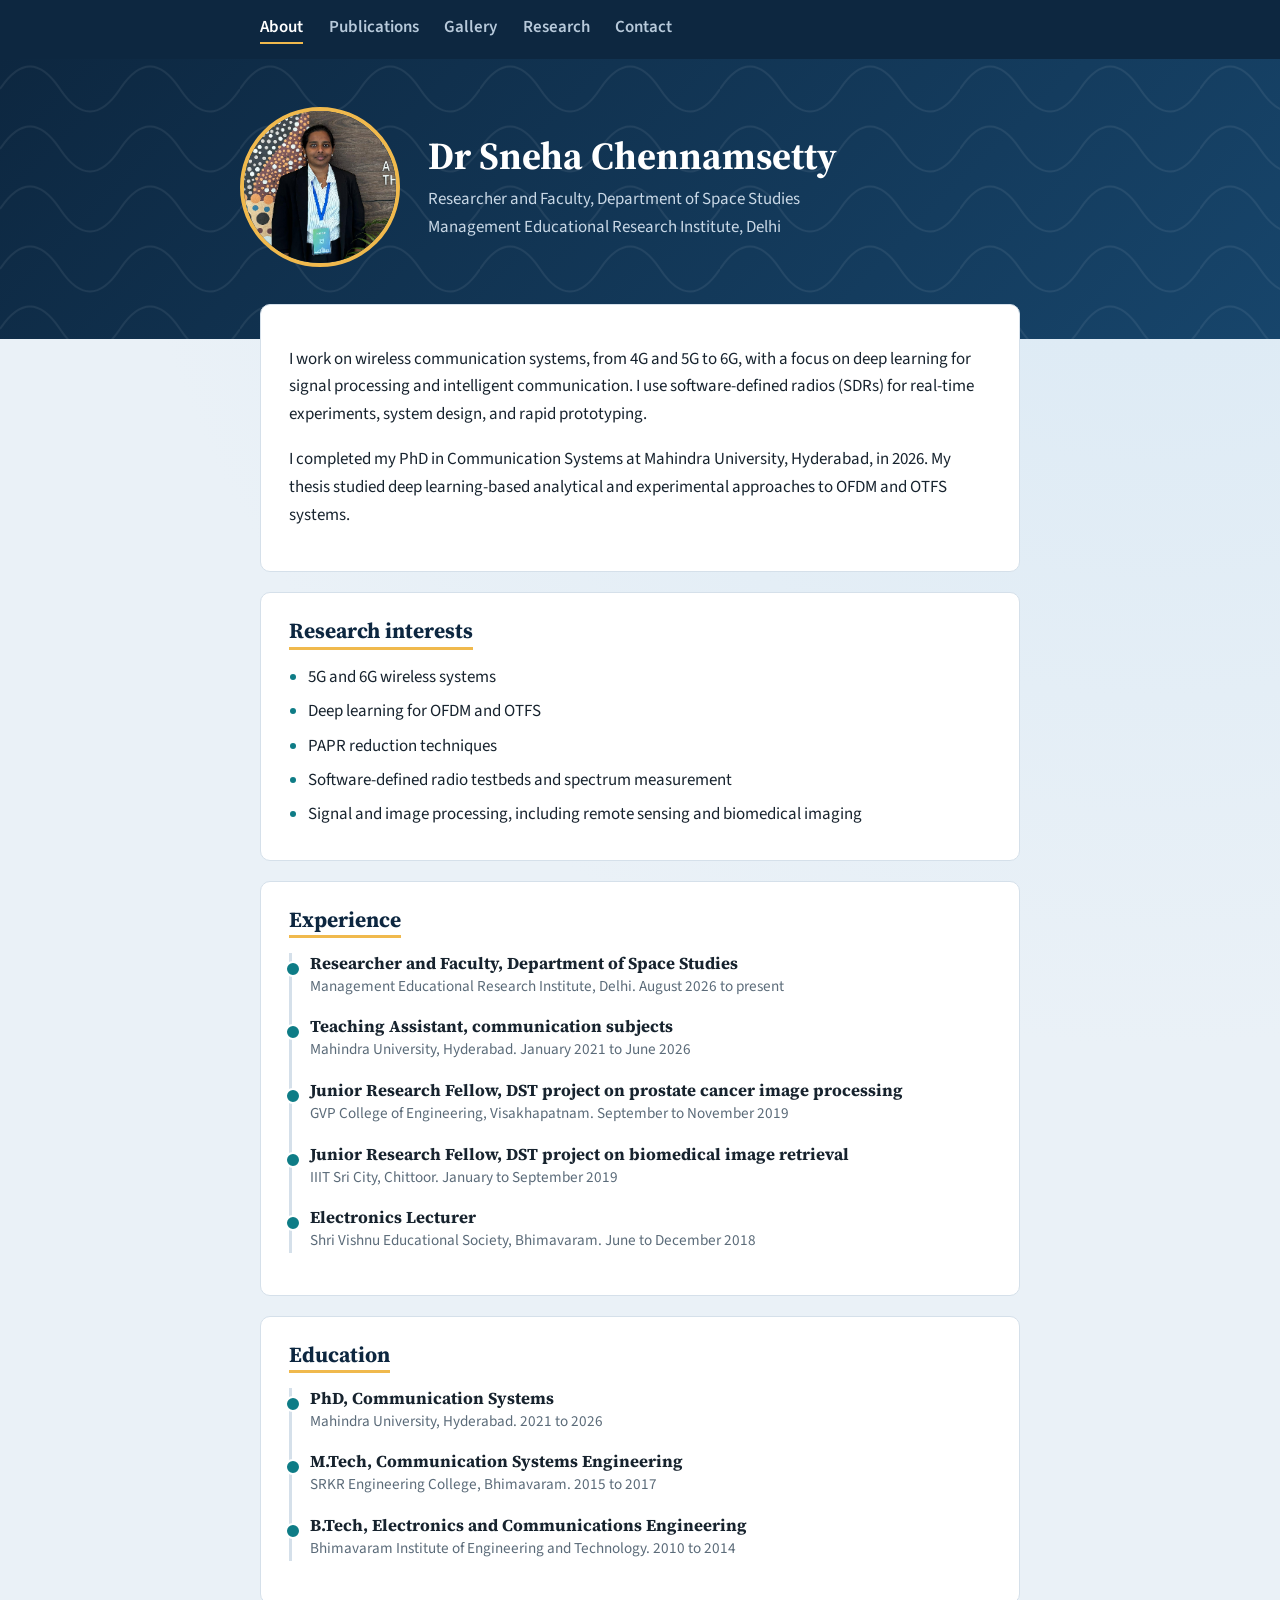
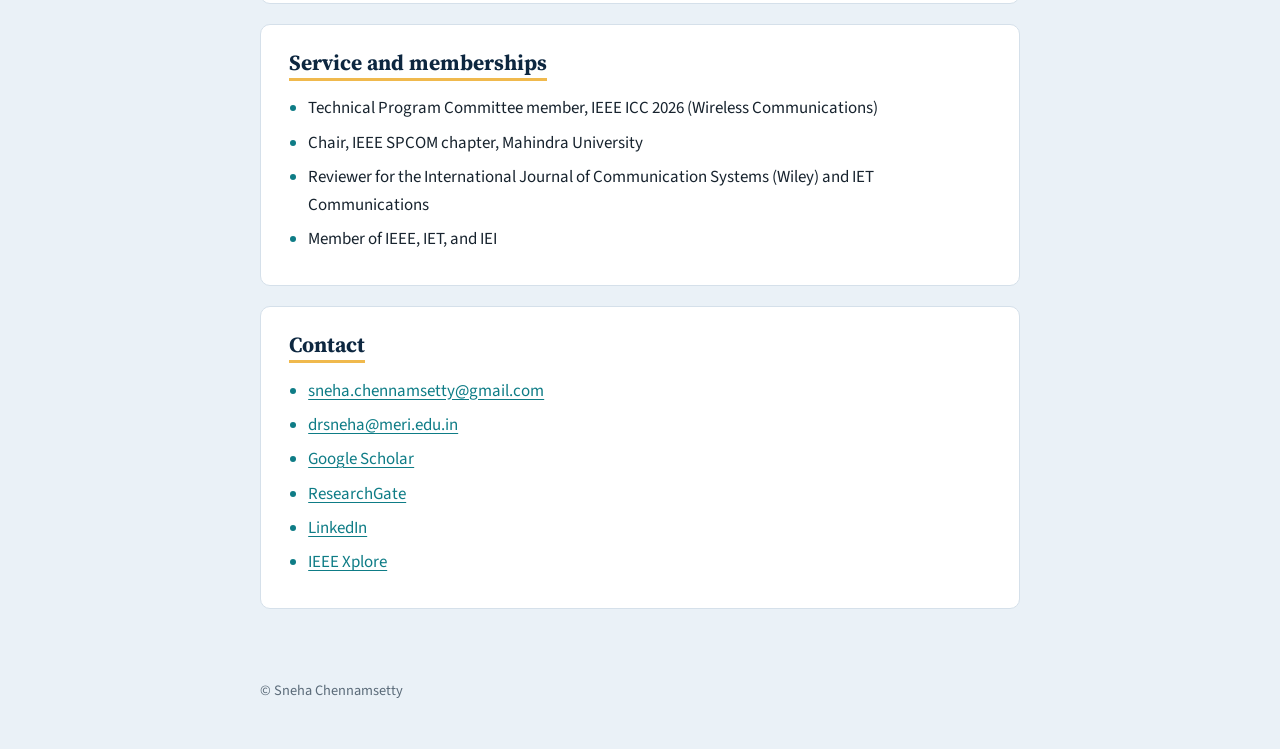
<file: index.html>
<!DOCTYPE html>
<html lang="en">
<head>
  <meta charset="UTF-8">
  <meta name="viewport" content="width=device-width, initial-scale=1">
  <title>Dr Sneha Chennamsetty | Wireless Communication Researcher</title>
  <meta name="description" content="Researcher and faculty in space studies. Wireless communication (4G/5G/6G), deep learning for signal processing, and software-defined radio.">
  <link rel="preconnect" href="https://fonts.googleapis.com">
  <link href="https://fonts.googleapis.com/css2?family=Source+Serif+4:wght@500;700&family=Source+Sans+3:wght@400;600&display=swap" rel="stylesheet">
  <link rel="stylesheet" href="style.css">
</head>
<body>
  <header class="site-header">
    <nav>
      <a href="index.html" aria-current="page">About</a>
      <a href="publications.html">Publications</a>
      <a href="gallery.html">Gallery</a>
      <a href="research.html">Research</a>
      <a href="#contact">Contact</a>
    </nav>
  </header>

  <div class="hero">
    <div class="hero-inner">
      <div class="profile">
        <!-- Save your photo in this folder as photo.jpg (or change the name below) -->
        <img class="photo" src="Sneha Chennamsetty.jpeg" alt="Portrait of Dr Sneha Chennamsetty" width="160" height="160">
        <div>
          <h1>Dr Sneha Chennamsetty</h1>
          <p class="role">Researcher and Faculty, Department of Space Studies<br>Management Educational Research Institute, Delhi</p>
        </div>
      </div>
    </div>
  </div>

  <main>
    <section class="intro">

      <!-- A decorative signal wave. It is just an SVG path; try editing the numbers. -->
      <svg class="wave" viewBox="0 0 600 40" aria-hidden="true" preserveAspectRatio="none">
        <path d="M0 20 C 25 0, 50 0, 75 20 S 125 40, 150 20 S 200 0, 225 20 S 275 40, 300 20 S 350 0, 375 20 S 425 40, 450 20 S 500 0, 525 20 S 575 40, 600 20" />
      </svg>

      <p>I work on wireless communication systems, from 4G and 5G to 6G, with a focus on deep learning for signal processing and intelligent communication. I use software-defined radios (SDRs) for real-time experiments, system design, and rapid prototyping.</p>
      <p>I completed my PhD in Communication Systems at Mahindra University, Hyderabad, in 2026. My thesis studied deep learning-based analytical and experimental approaches to OFDM and OTFS systems.</p>
    </section>

    <section>
      <h2>Research interests</h2>
      <ul>
        <li>5G and 6G wireless systems</li>
        <li>Deep learning for OFDM and OTFS</li>
        <li>PAPR reduction techniques</li>
        <li>Software-defined radio testbeds and spectrum measurement</li>
        <li>Signal and image processing, including remote sensing and biomedical imaging</li>
      </ul>
    </section>

    <section>
      <h2>Experience</h2>
      <ul class="timeline">
        <li>
          <h3>Researcher and Faculty, Department of Space Studies</h3>
          <p class="meta">Management Educational Research Institute, Delhi. August 2026 to present</p>
        </li>
        <li>
          <h3>Teaching Assistant, communication subjects</h3>
          <p class="meta">Mahindra University, Hyderabad. January 2021 to June 2026</p>
        </li>
        <li>
          <h3>Junior Research Fellow, DST project on prostate cancer image processing</h3>
          <p class="meta">GVP College of Engineering, Visakhapatnam. September to November 2019</p>
        </li>
        <li>
          <h3>Junior Research Fellow, DST project on biomedical image retrieval</h3>
          <p class="meta">IIIT Sri City, Chittoor. January to September 2019</p>
        </li>
        <li>
          <h3>Electronics Lecturer</h3>
          <p class="meta">Shri Vishnu Educational Society, Bhimavaram. June to December 2018</p>
        </li>
      </ul>
    </section>

    <section>
      <h2>Education</h2>
      <ul class="timeline">
        <li>
          <h3>PhD, Communication Systems</h3>
          <p class="meta">Mahindra University, Hyderabad. 2021 to 2026</p>
        </li>
        <li>
          <h3>M.Tech, Communication Systems Engineering</h3>
          <p class="meta">SRKR Engineering College, Bhimavaram. 2015 to 2017</p>
        </li>
        <li>
          <h3>B.Tech, Electronics and Communications Engineering</h3>
          <p class="meta">Bhimavaram Institute of Engineering and Technology. 2010 to 2014</p>
        </li>
      </ul>
    </section>

    <section>
      <h2>Service and memberships</h2>
      <ul>
        <li>Technical Program Committee member, IEEE ICC 2026 (Wireless Communications)</li>
        <li>Chair, IEEE SPCOM chapter, Mahindra University</li>
        <li>Reviewer for the International Journal of Communication Systems (Wiley) and IET Communications</li>
        <li>Member of IEEE, IET, and IEI</li>
      </ul>
    </section>

    <section id="contact">
      <h2>Contact</h2>
      <ul>
        <li><a href="mailto:sneha.chennamsetty@gmail.com">sneha.chennamsetty@gmail.com</a></li>
        <li><a href="mailto:drsneha@meri.edu.in">drsneha@meri.edu.in</a></li>
        <li><a href="https://scholar.google.com/citations?hl=en&user=m3hmc8AAAAAJ">Google Scholar</a></li>
        <li><a href="https://www.researchgate.net/profile/Sneha-Chennamsetty">ResearchGate</a></li>
        <li><a href="https://www.linkedin.com/in/dr-sneha-chennamsetty-52132b337/">LinkedIn</a></li>
        <li><a href="https://ieeexplore.ieee.org/author/37089728589">IEEE Xplore</a></li>
      </ul>
    </section>
  </main>

  <footer>
    <p>&copy; Sneha Chennamsetty</p>
  </footer>
</body>
</html>
</file>
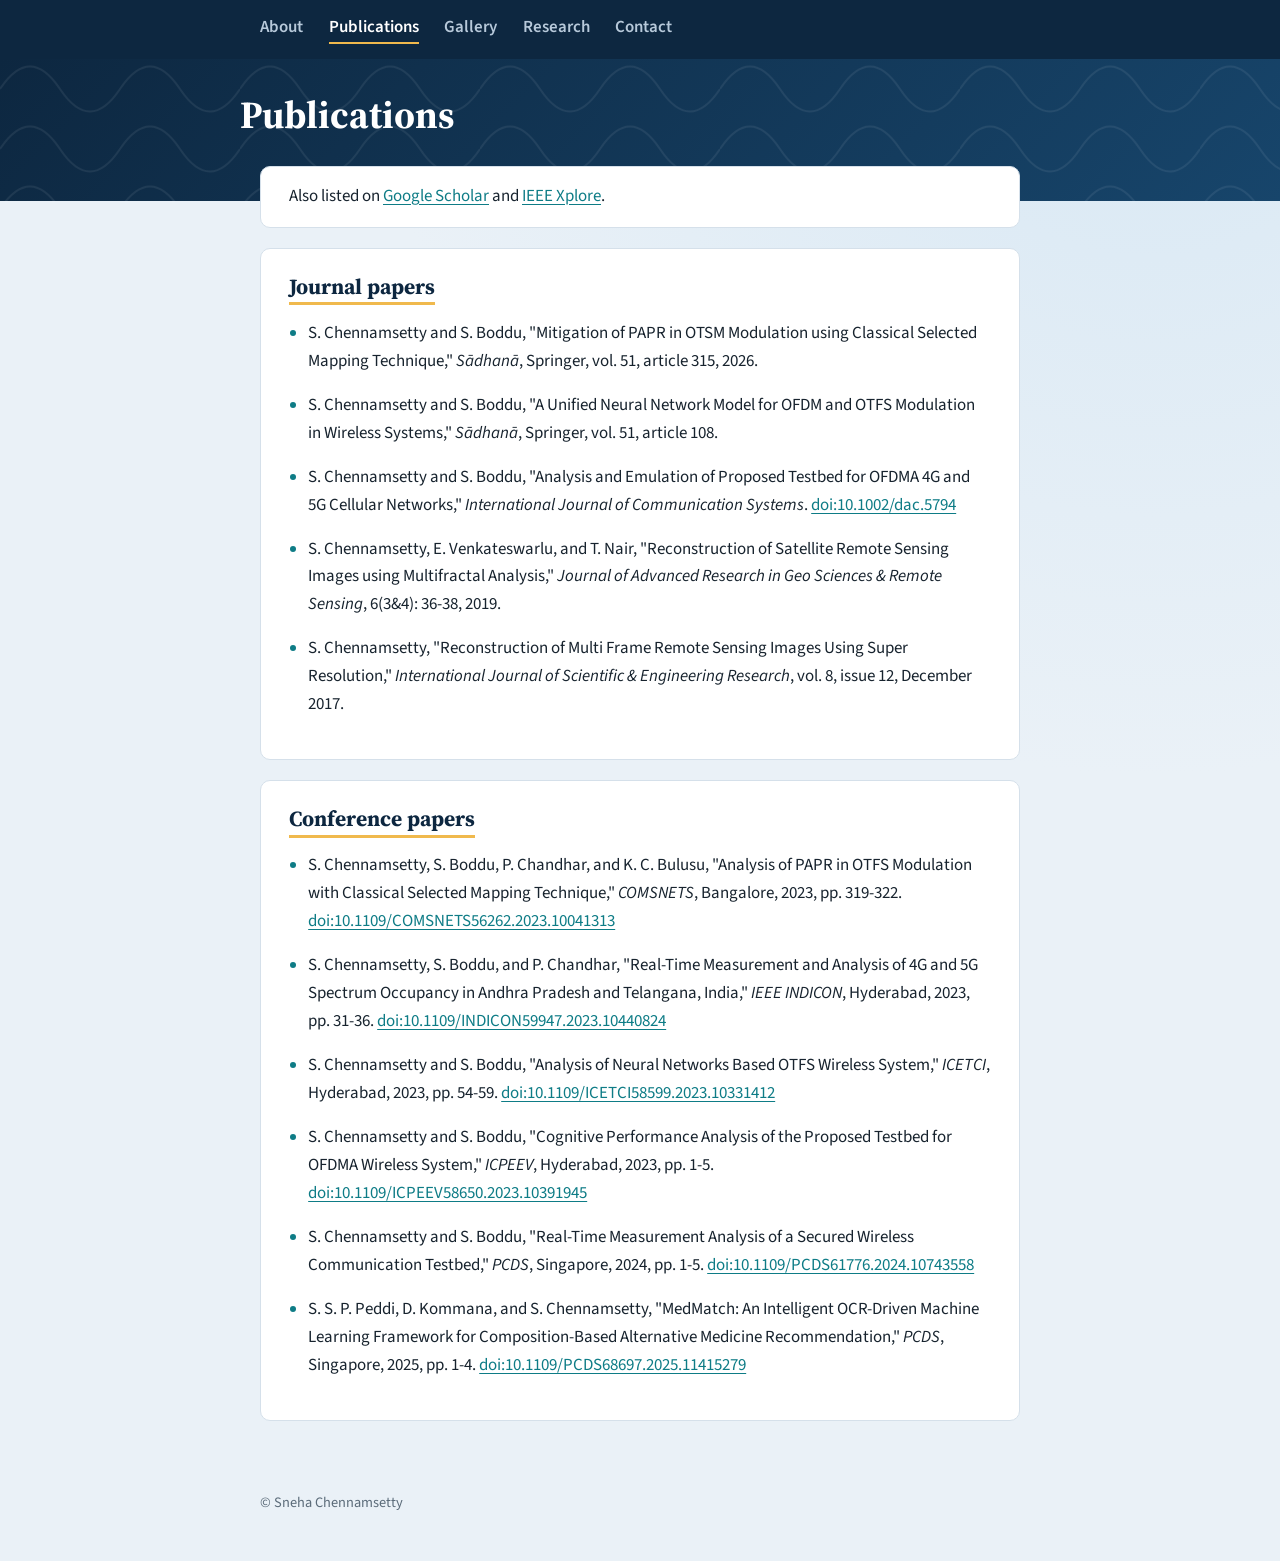
<file: publications.html>
<!DOCTYPE html>
<html lang="en">
<head>
  <meta charset="UTF-8">
  <meta name="viewport" content="width=device-width, initial-scale=1">
  <title>Publications | Dr Sneha Chennamsetty</title>
  <link rel="preconnect" href="https://fonts.googleapis.com">
  <link href="https://fonts.googleapis.com/css2?family=Source+Serif+4:wght@500;700&family=Source+Sans+3:wght@400;600&display=swap" rel="stylesheet">
  <link rel="stylesheet" href="style.css">
</head>
<body>
  <header class="site-header">
    <nav>
      <a href="index.html">About</a>
      <a href="publications.html" aria-current="page">Publications</a>
      <a href="gallery.html">Gallery</a>
      <a href="research.html">Research</a>
      <a href="index.html#contact">Contact</a>
    </nav>
  </header>

  <div class="hero hero-small">
    <div class="hero-inner">
      <h1>Publications</h1>
    </div>
  </div>

  <main>
    <p>Also listed on <a href="https://scholar.google.com/citations?hl=en&user=m3hmc8AAAAAJ">Google Scholar</a> and <a href="https://ieeexplore.ieee.org/author/37089728589">IEEE Xplore</a>.</p>

    <section>
      <h2>Journal papers</h2>
      <ul class="pubs">
        <li>S. Chennamsetty and S. Boddu, "Mitigation of PAPR in OTSM Modulation using Classical Selected Mapping Technique," <em>Sādhanā</em>, Springer, vol. 51, article 315, 2026.</li>
        <li>S. Chennamsetty and S. Boddu, "A Unified Neural Network Model for OFDM and OTFS Modulation in Wireless Systems," <em>Sādhanā</em>, Springer, vol. 51, article 108.</li>
        <li>S. Chennamsetty and S. Boddu, "Analysis and Emulation of Proposed Testbed for OFDMA 4G and 5G Cellular Networks," <em>International Journal of Communication Systems</em>. <a href="https://doi.org/10.1002/dac.5794">doi:10.1002/dac.5794</a></li>
        <li>S. Chennamsetty, E. Venkateswarlu, and T. Nair, "Reconstruction of Satellite Remote Sensing Images using Multifractal Analysis," <em>Journal of Advanced Research in Geo Sciences &amp; Remote Sensing</em>, 6(3&amp;4): 36-38, 2019.</li>
        <li>S. Chennamsetty, "Reconstruction of Multi Frame Remote Sensing Images Using Super Resolution," <em>International Journal of Scientific &amp; Engineering Research</em>, vol. 8, issue 12, December 2017.</li>
      </ul>
    </section>

    <section>
      <h2>Conference papers</h2>
      <ul class="pubs">
        <li>S. Chennamsetty, S. Boddu, P. Chandhar, and K. C. Bulusu, "Analysis of PAPR in OTFS Modulation with Classical Selected Mapping Technique," <em>COMSNETS</em>, Bangalore, 2023, pp. 319-322. <a href="https://doi.org/10.1109/COMSNETS56262.2023.10041313">doi:10.1109/COMSNETS56262.2023.10041313</a></li>
        <li>S. Chennamsetty, S. Boddu, and P. Chandhar, "Real-Time Measurement and Analysis of 4G and 5G Spectrum Occupancy in Andhra Pradesh and Telangana, India," <em>IEEE INDICON</em>, Hyderabad, 2023, pp. 31-36. <a href="https://doi.org/10.1109/INDICON59947.2023.10440824">doi:10.1109/INDICON59947.2023.10440824</a></li>
        <li>S. Chennamsetty and S. Boddu, "Analysis of Neural Networks Based OTFS Wireless System," <em>ICETCI</em>, Hyderabad, 2023, pp. 54-59. <a href="https://doi.org/10.1109/ICETCI58599.2023.10331412">doi:10.1109/ICETCI58599.2023.10331412</a></li>
        <li>S. Chennamsetty and S. Boddu, "Cognitive Performance Analysis of the Proposed Testbed for OFDMA Wireless System," <em>ICPEEV</em>, Hyderabad, 2023, pp. 1-5. <a href="https://doi.org/10.1109/ICPEEV58650.2023.10391945">doi:10.1109/ICPEEV58650.2023.10391945</a></li>
        <li>S. Chennamsetty and S. Boddu, "Real-Time Measurement Analysis of a Secured Wireless Communication Testbed," <em>PCDS</em>, Singapore, 2024, pp. 1-5. <a href="https://doi.org/10.1109/PCDS61776.2024.10743558">doi:10.1109/PCDS61776.2024.10743558</a></li>
        <li>S. S. P. Peddi, D. Kommana, and S. Chennamsetty, "MedMatch: An Intelligent OCR-Driven Machine Learning Framework for Composition-Based Alternative Medicine Recommendation," <em>PCDS</em>, Singapore, 2025, pp. 1-4. <a href="https://doi.org/10.1109/PCDS68697.2025.11415279">doi:10.1109/PCDS68697.2025.11415279</a></li>
      </ul>
    </section>
  </main>

  <footer>
    <p>&copy; Sneha Chennamsetty</p>
  </footer>
</body>
</html>
</file>
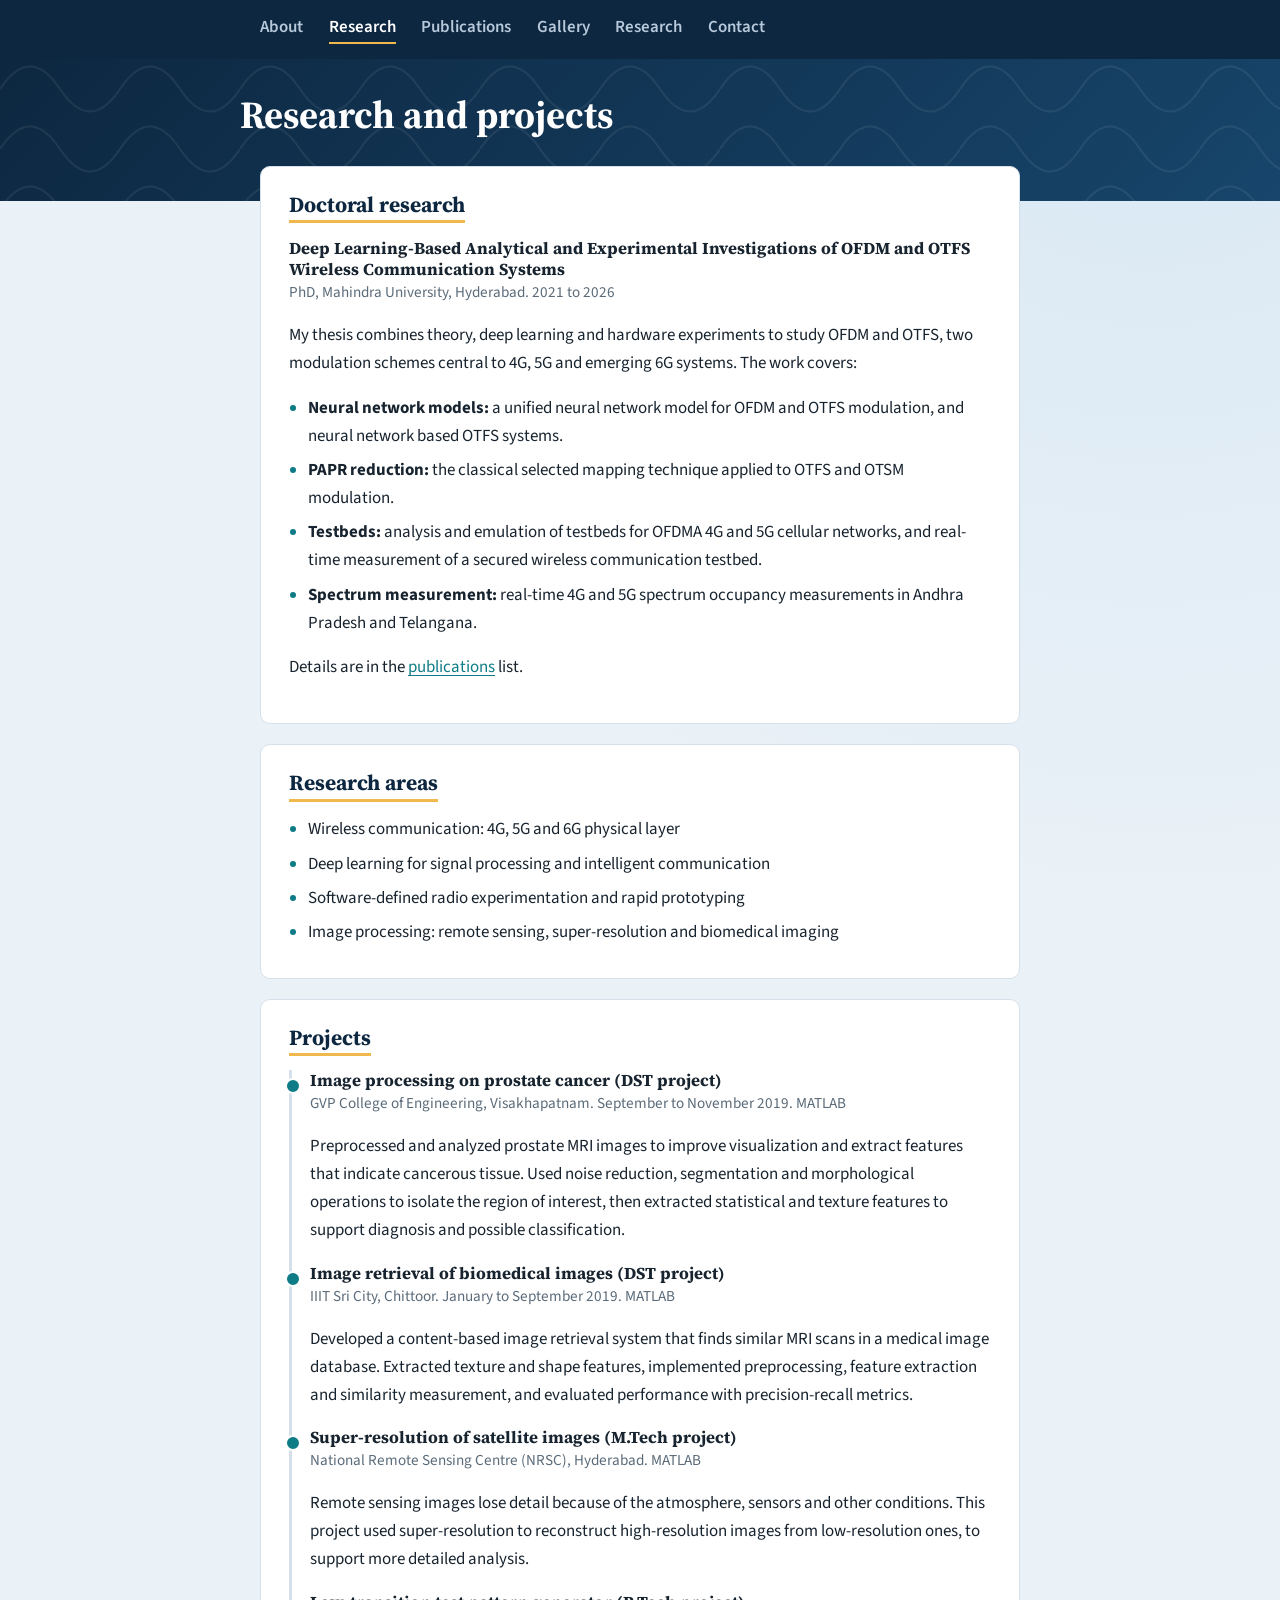
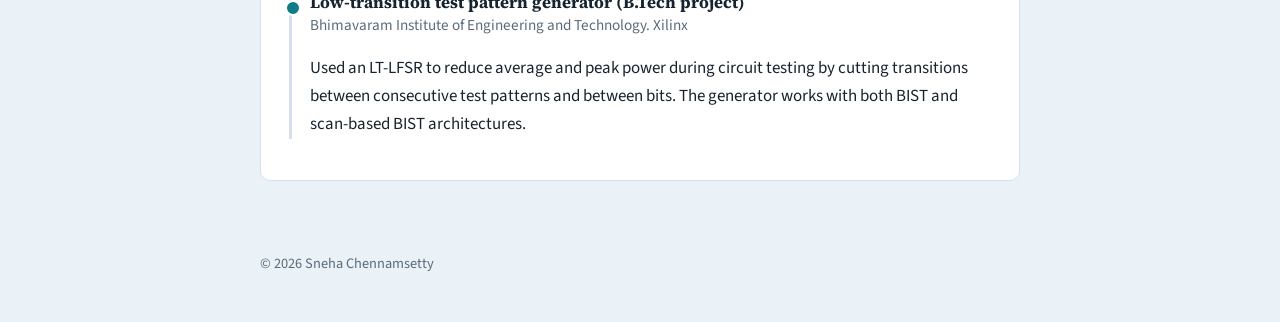
<file: research.html>
<!DOCTYPE html>
<html lang="en">
<head>
  <meta charset="UTF-8">
  <meta name="viewport" content="width=device-width, initial-scale=1">
  <title>Research and Projects | Dr Sneha Chennamsetty</title>
  <link rel="preconnect" href="https://fonts.googleapis.com">
  <link href="https://fonts.googleapis.com/css2?family=Source+Serif+4:wght@500;700&family=Source+Sans+3:wght@400;600&display=swap" rel="stylesheet">
  <link rel="stylesheet" href="style.css">
</head>
<body>
  <header class="site-header">
    <nav>
      <a href="index.html">About</a>
      <a href="research.html" aria-current="page">Research</a>
      <a href="publications.html">Publications</a>
      <a href="gallery.html">Gallery</a>
      <a href="research.html">Research</a>
      <a href="index.html#contact">Contact</a>
    </nav>
  </header>

  <div class="hero hero-small">
    <div class="hero-inner">
      <h1>Research and projects</h1>
    </div>
  </div>

  <main>
    <section>
      <h2>Doctoral research</h2>
      <h3>Deep Learning-Based Analytical and Experimental Investigations of OFDM and OTFS Wireless Communication Systems</h3>
      <p class="meta">PhD, Mahindra University, Hyderabad. 2021 to 2026</p>
      <p>My thesis combines theory, deep learning and hardware experiments to study OFDM and OTFS, two modulation schemes central to 4G, 5G and emerging 6G systems. The work covers:</p>
      <ul>
        <li><strong>Neural network models:</strong> a unified neural network model for OFDM and OTFS modulation, and neural network based OTFS systems.</li>
        <li><strong>PAPR reduction:</strong> the classical selected mapping technique applied to OTFS and OTSM modulation.</li>
        <li><strong>Testbeds:</strong> analysis and emulation of testbeds for OFDMA 4G and 5G cellular networks, and real-time measurement of a secured wireless communication testbed.</li>
        <li><strong>Spectrum measurement:</strong> real-time 4G and 5G spectrum occupancy measurements in Andhra Pradesh and Telangana.</li>
      </ul>
      <p>Details are in the <a href="publications.html">publications</a> list.</p>
    </section>

    <section>
      <h2>Research areas</h2>
      <ul>
        <li>Wireless communication: 4G, 5G and 6G physical layer</li>
        <li>Deep learning for signal processing and intelligent communication</li>
        <li>Software-defined radio experimentation and rapid prototyping</li>
        <li>Image processing: remote sensing, super-resolution and biomedical imaging</li>
      </ul>
    </section>

    <section>
      <h2>Projects</h2>
      <ul class="timeline">
        <li>
          <h3>Image processing on prostate cancer (DST project)</h3>
          <p class="meta">GVP College of Engineering, Visakhapatnam. September to November 2019. MATLAB</p>
          <p>Preprocessed and analyzed prostate MRI images to improve visualization and extract features that indicate cancerous tissue. Used noise reduction, segmentation and morphological operations to isolate the region of interest, then extracted statistical and texture features to support diagnosis and possible classification.</p>
        </li>
        <li>
          <h3>Image retrieval of biomedical images (DST project)</h3>
          <p class="meta">IIIT Sri City, Chittoor. January to September 2019. MATLAB</p>
          <p>Developed a content-based image retrieval system that finds similar MRI scans in a medical image database. Extracted texture and shape features, implemented preprocessing, feature extraction and similarity measurement, and evaluated performance with precision-recall metrics.</p>
        </li>
        <li>
          <h3>Super-resolution of satellite images (M.Tech project)</h3>
          <p class="meta">National Remote Sensing Centre (NRSC), Hyderabad. MATLAB</p>
          <p>Remote sensing images lose detail because of the atmosphere, sensors and other conditions. This project used super-resolution to reconstruct high-resolution images from low-resolution ones, to support more detailed analysis.</p>
        </li>
        <li>
          <h3>Low-transition test pattern generator (B.Tech project)</h3>
          <p class="meta">Bhimavaram Institute of Engineering and Technology. Xilinx</p>
          <p>Used an LT-LFSR to reduce average and peak power during circuit testing by cutting transitions between consecutive test patterns and between bits. The generator works with both BIST and scan-based BIST architectures.</p>
        </li>
      </ul>
    </section>
  </main>

  <footer>
    <p>&copy; 2026 Sneha Chennamsetty</p>
  </footer>
</body>
</html>
</file>
<file: style.css>
/* ---------- Colors: change these and the whole site updates ---------- */
:root {
  --navy: #0d2740;        /* dark header background */
  --navy-2: #17456b;      /* lighter navy for the gradient */
  --gold: #f0b94d;        /* highlight color */
  --teal: #0e7c86;        /* links and accents */
  --bg: #eaf1f7;          /* page background */
  --panel: #ffffff;       /* content boxes */
  --ink: #17232e;         /* main text */
  --muted: #5b6b79;       /* secondary text */
  --line: #d5e0ea;
}

* { box-sizing: border-box; }

body {
  margin: 0;
  color: var(--ink);
  font-family: "Source Sans 3", Arial, sans-serif;
  font-size: 1.06rem;
  line-height: 1.65;
  background:
    radial-gradient(circle at 90% 0%, #d8e8f4 0, transparent 40%),
    var(--bg);
}

/* ---------- Top bar ---------- */
.site-header { background: var(--navy); }

.site-header nav {
  max-width: 50rem;
  margin: 0 auto;
  padding: 0.9rem 1.25rem;
  display: flex;
  gap: 1.6rem;
}

.site-header a {
  color: #b7c9da;
  text-decoration: none;
  font-weight: 600;
}
.site-header a:hover { color: #fff; }
.site-header a[aria-current="page"] {
  color: #fff;
  border-bottom: 2px solid var(--gold);
}

/* ---------- Hero band (dark background with a signal-wave pattern) ---------- */
.hero {
  color: #fff;
  background-color: var(--navy);
  background-image:
    url("data:image/svg+xml,%3Csvg xmlns='http://www.w3.org/2000/svg' width='240' height='60' viewBox='0 0 240 60'%3E%3Cpath d='M0 30 C 20 0, 40 0, 60 30 S 100 60, 120 30 S 160 0, 180 30 S 220 60, 240 30' fill='none' stroke='%23ffffff' stroke-opacity='0.07' stroke-width='2'/%3E%3C/svg%3E"),
    linear-gradient(135deg, var(--navy) 0%, var(--navy-2) 100%);
  background-size: 240px 60px, cover;
  padding: 3rem 1.25rem 4.5rem;
}

.hero-inner { max-width: 50rem; margin: 0 auto; }
.hero-small { padding: 2rem 1.25rem 3.5rem; }

.profile {
  display: flex;
  align-items: center;
  gap: 1.75rem;
}

.photo {
  width: 160px;
  height: 160px;
  object-fit: cover;
  border-radius: 50%;
  border: 4px solid var(--gold);
  background: #fff;
  flex-shrink: 0;
}

h1, h2, h3 {
  font-family: "Source Serif 4", Georgia, serif;
  line-height: 1.25;
}

h1 { margin: 0 0 0.4rem; font-size: 2.4rem; }
.role { margin: 0; color: #c9d8e6; }

/* ---------- Content boxes (pulled up over the hero) ---------- */
main {
  max-width: 50rem;
  margin: -2.2rem auto 0;
  padding: 0 1.25rem;
}

main > section,
main > p {
  background: var(--panel);
  border: 1px solid var(--line);
  border-radius: 10px;
  padding: 1.5rem 1.75rem;
  margin: 0 0 1.25rem;
}

main > p { padding: 1rem 1.75rem; }

h2 {
  margin: 0 0 0.9rem;
  font-size: 1.35rem;
  color: var(--navy);
  display: inline-block;
  border-bottom: 3px solid var(--gold);
  padding-bottom: 0.15rem;
}

h3 { margin: 0; font-size: 1.05rem; }

/* ---------- Links ---------- */
a { color: var(--teal); text-underline-offset: 3px; }
a:hover { text-decoration-thickness: 2px; }
a:focus-visible { outline: 3px solid var(--gold); outline-offset: 2px; }

/* ---------- Lists ---------- */
ul { padding-left: 1.2rem; margin: 0; }
li { margin-bottom: 0.4rem; }
li::marker { color: var(--teal); }

.timeline { list-style: none; padding: 0 0 0 1.1rem; border-left: 3px solid var(--line); }
.timeline li { margin-bottom: 1.1rem; position: relative; }
.timeline li::before {
  content: "";
  position: absolute;
  left: -1.55rem;
  top: 0.5rem;
  width: 0.75rem;
  height: 0.75rem;
  border-radius: 50%;
  background: var(--teal);
  border: 2px solid var(--panel);
}
.meta { margin: 0; color: var(--muted); font-size: 0.95rem; }

.pubs li { margin-bottom: 1rem; }

.wave { display: none; }

/* ---------- Footer ---------- */
footer {
  max-width: 50rem;
  margin: 2rem auto 0;
  padding: 1.5rem 1.25rem 2rem;
  color: var(--muted);
  font-size: 0.9rem;
}

/* ---------- Small screens ---------- */
@media (max-width: 600px) {
  body { font-size: 1rem; }
  h1 { font-size: 1.9rem; }
  .profile { flex-direction: column; align-items: flex-start; }
  main > section, main > p { padding: 1.2rem; }
}

/* ---------- Gallery ---------- */
.gallery {
  display: grid;
  grid-template-columns: repeat(auto-fill, minmax(200px, 1fr));  /* as many columns as fit */
  gap: 1rem;
}

.gallery figure { margin: 0; }

.gallery img {
  display: block;
  width: 100%;
  aspect-ratio: 4 / 3;
  object-fit: cover;          /* crops neatly without stretching */
  border-radius: 8px;
  border: 1px solid var(--line);
  background: var(--bg);
  transition: transform 0.2s ease;
}

.gallery a:hover img { transform: scale(1.03); }

.gallery figcaption {
  margin-top: 0.4rem;
  font-size: 0.9rem;
  color: var(--muted);
}
</file>
